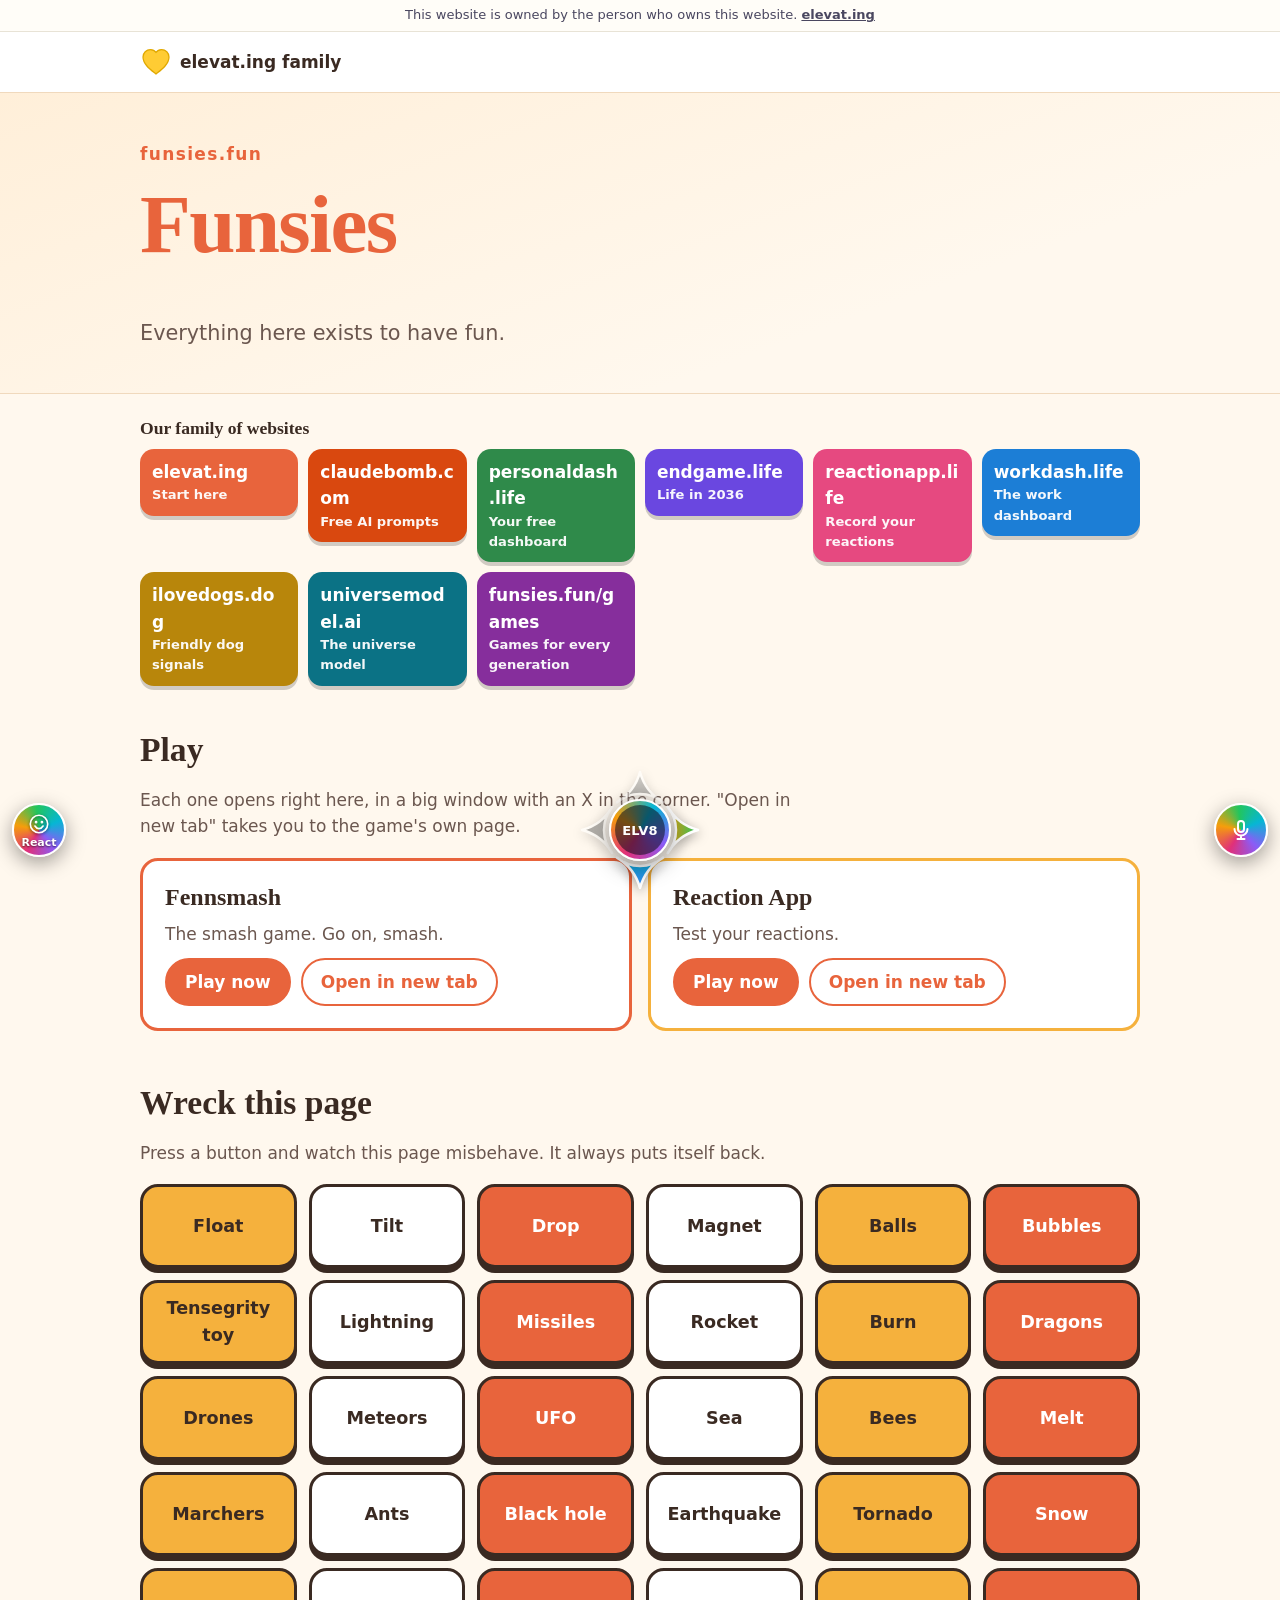
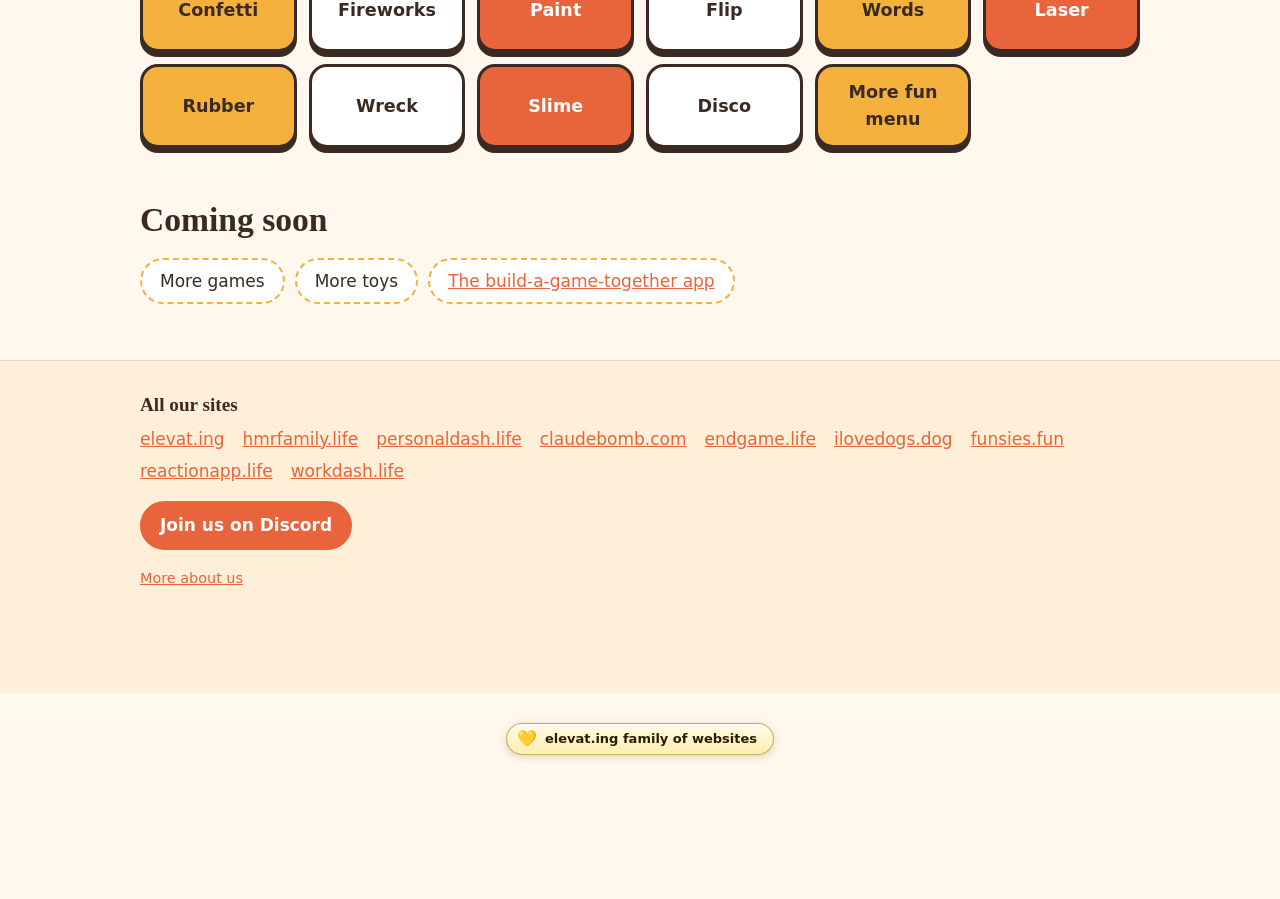
<file: index.html>
<!DOCTYPE html>
<html lang="en">
<head>
<meta charset="utf-8">
<meta name="viewport" content="width=device-width, initial-scale=1">
<title>Funsies: just for fun</title>
<meta name="description" content="Everything here exists to have fun. Games, toys, and a page you are invited to wreck. Part of the elevat.ing family of websites.">
<meta property="og:type" content="website">
<meta property="og:title" content="Funsies: just for fun">
<meta property="og:description" content="Everything here exists to have fun. Games, toys, and a page you are invited to wreck.">
<meta property="og:url" content="https://funsies.fun/">
<meta name="twitter:card" content="summary">
<link rel="icon" href="favicon.svg" type="image/svg+xml">
<link rel="stylesheet" href="css/style.css">
</head>
<body>
<a class="skip" href="#main">Skip to content</a>
<div class="elv8-cap" data-elv8-cap role="note" style="font:13px/1.45 system-ui,-apple-system,'Segoe UI',Roboto,sans-serif;text-align:center;padding:6px 12px;background:#fffdf8;color:#4a4760;border-bottom:1px solid #e8e3d6;position:relative;z-index:30">This website is owned by the person who owns this website. <a href="https://elevat.ing/" style="color:inherit;font-weight:700">elevat.ing</a></div>
<div class="top"><div class="wrap">
  <a class="mark" href="https://elevat.ing/" aria-label="The elevat.ing family of websites">
    <svg viewBox="0 0 64 64" aria-hidden="true"><path d="M32 56C22 48 6 37 6 22 6 13.7 12.7 7 21 7c4.9 0 8.6 2.4 11 6 2.4-3.6 6.1-6 11-6 8.3 0 15 6.7 15 15 0 15-16 26-26 34z" fill="#ffcc33" stroke="#e0a800" stroke-width="2.5" stroke-linejoin="round"/></svg>
    <span>elevat.ing family</span></a>
  <div id="picker"></div>
</div></div>
<header class="hero">
  <div class="wrap">
    <p class="eyebrow">funsies.fun</p>
    <h1><span>Funsies</span></h1>
    <p class="lead">Everything here exists to have fun.</p>
  </div>
</header>
<main id="main">
  <nav class="wrap famsites" aria-labelledby="fam-h">
    <h2 id="fam-h" class="fam-h">Our family of websites</h2>
    <ul class="fam">
      <li><a href="https://elevat.ing/">elevat.ing<small>Start here</small></a></li>
      <li><a href="https://claudebomb.com/">claudebomb.com<small>Free AI prompts</small></a></li>
      <li><a href="https://personaldash.life/">personaldash.life<small>Your free dashboard</small></a></li>
      <li><a href="https://endgame.life/">endgame.life<small>Life in 2036</small></a></li>
      <li><a href="https://reactionapp.life/">reactionapp.life<small>Record your reactions</small></a></li>
      <li><a href="https://workdash.life/">workdash.life<small>The work dashboard</small></a></li>
      <li><a href="https://ilovedogs.dog/">ilovedogs.dog<small>Friendly dog signals</small></a></li>
      <li><a href="https://universemodel.ai/">universemodel.ai<small>The universe model</small></a></li>
      <li><a href="games/">funsies.fun/games<small>Games for every generation</small></a></li>
    </ul>
  </nav>
  <section class="wrap" aria-labelledby="play-h">
    <h2 id="play-h">Play</h2>
    <p class="sub">Each one opens right here, in a big window with an X in the corner. "Open in new tab" takes you to the game's own page.</p>
    <div class="play">
      <article class="pcard"><h3>Fennsmash</h3><p>The smash game. Go on, smash.</p>
        <div class="row"><button type="button" class="btn primary" data-open="smash">Play now</button><a class="btn" href="https://claudebomb.com/smash/" target="_blank" rel="noopener">Open in new tab</a></div></article>
      <article class="pcard"><h3>Reaction App</h3><p>Test your reactions.</p>
        <div class="row"><button type="button" class="btn primary" data-open="react">Play now</button><a class="btn" href="https://reactionapp.life/app/" target="_blank" rel="noopener">Open in new tab</a></div></article>
    </div>
  </section>
  <section class="wrap" aria-labelledby="wreck-h">
    <h2 id="wreck-h">Wreck this page</h2>
    <p class="sub">Press a button and watch this page misbehave. It always puts itself back.</p>
    <div id="wreck" class="wreck"></div>
  </section>
  <section class="wrap" aria-labelledby="soon-h">
    <h2 id="soon-h">Coming soon</h2>
    <ul class="soon"><li>More games</li><li>More toys</li><li><a href="games/#app-preview">The build-a-game-together app</a></li></ul>
  </section>
</main>
<footer>
  <div class="wrap">
    <h2 class="foot-h">All our sites</h2>
    <ul id="footlinks" class="foot"></ul>
    <p><a class="btn primary" href="https://discord.gg/gEnC8TpNc" rel="noopener">Join us on Discord</a></p>
    <p class="small"><a href="https://elevat.ing/">More about us</a></p>
  </div>
</footer>
<script src="js/app.js?v=2"></script>
<script src="js/hmr-dock.js?v=6.10.2" data-site="funsies.fun" data-design=".pk-open" data-design-panel=".pk-panel" defer></script>
<script src="https://hmrfamily.life/x/hmr-aud.js?v=1" defer></script>
</body>
</html>
</file>
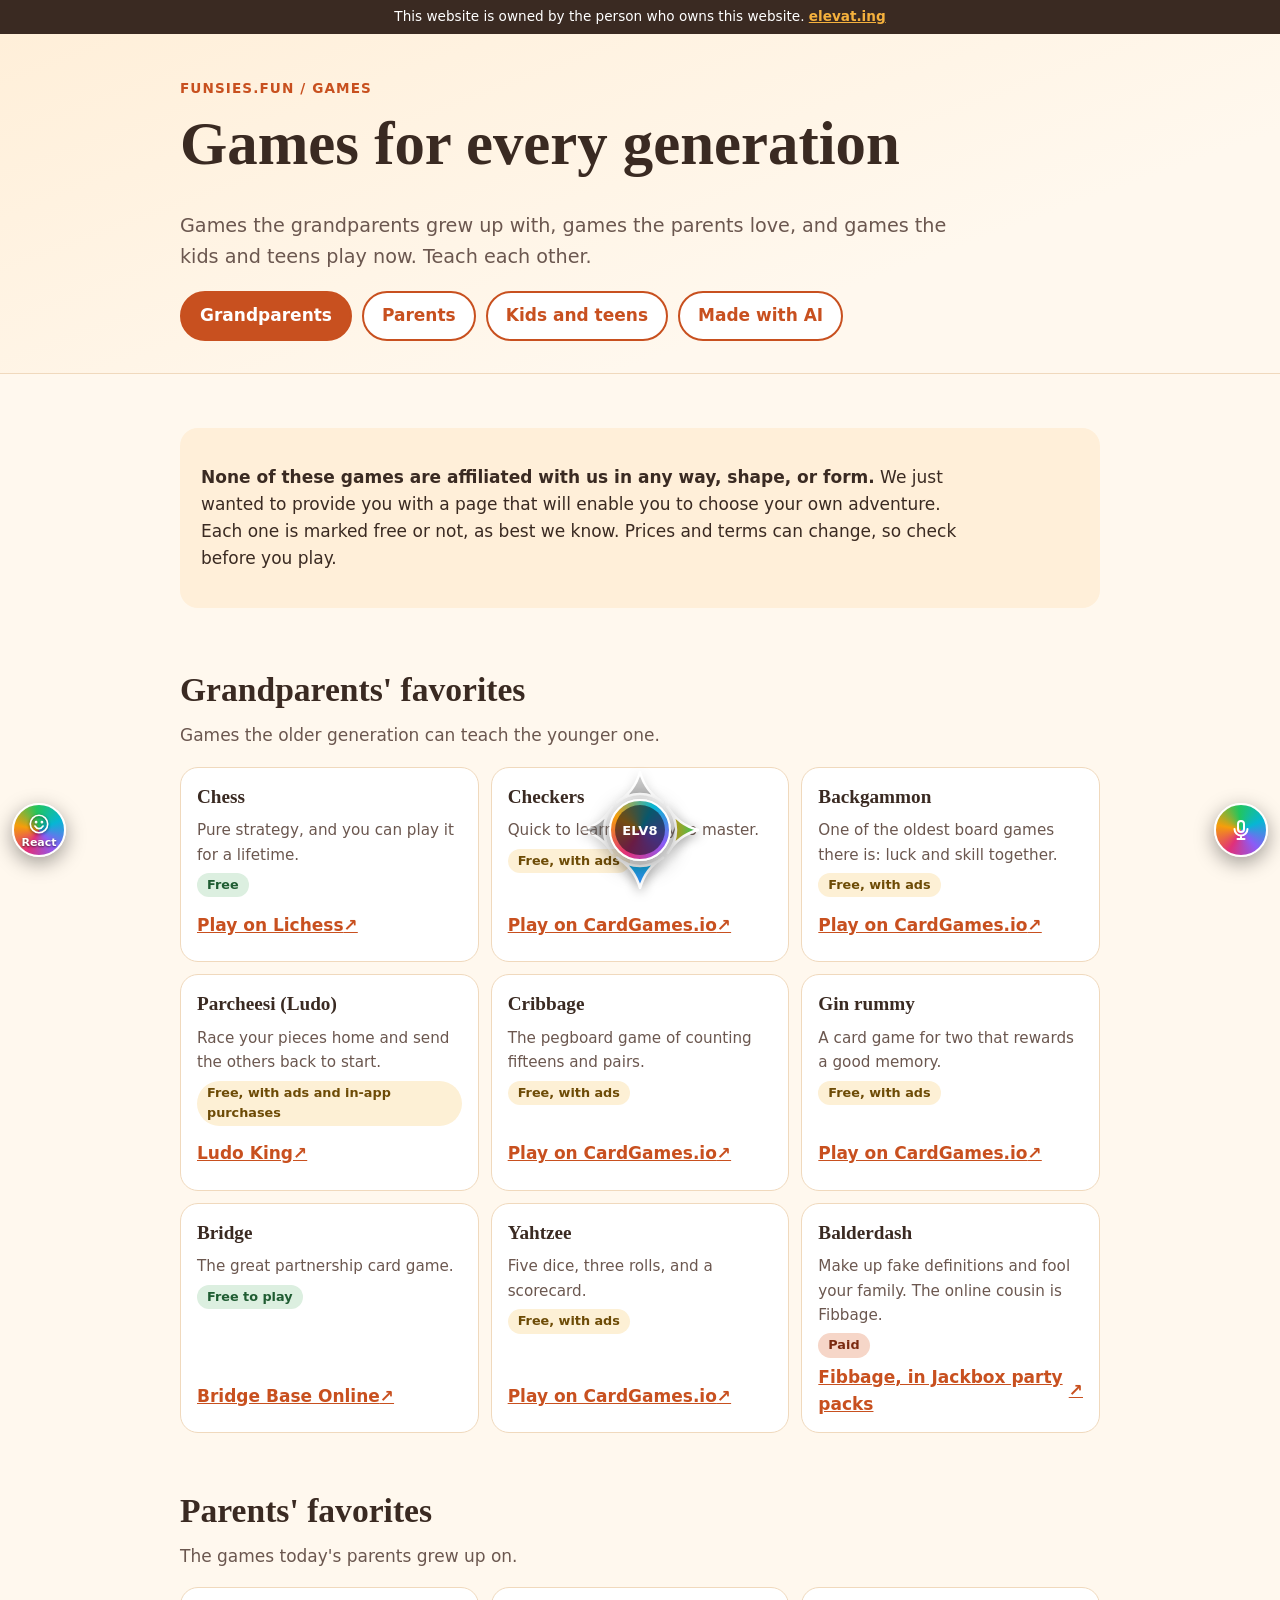
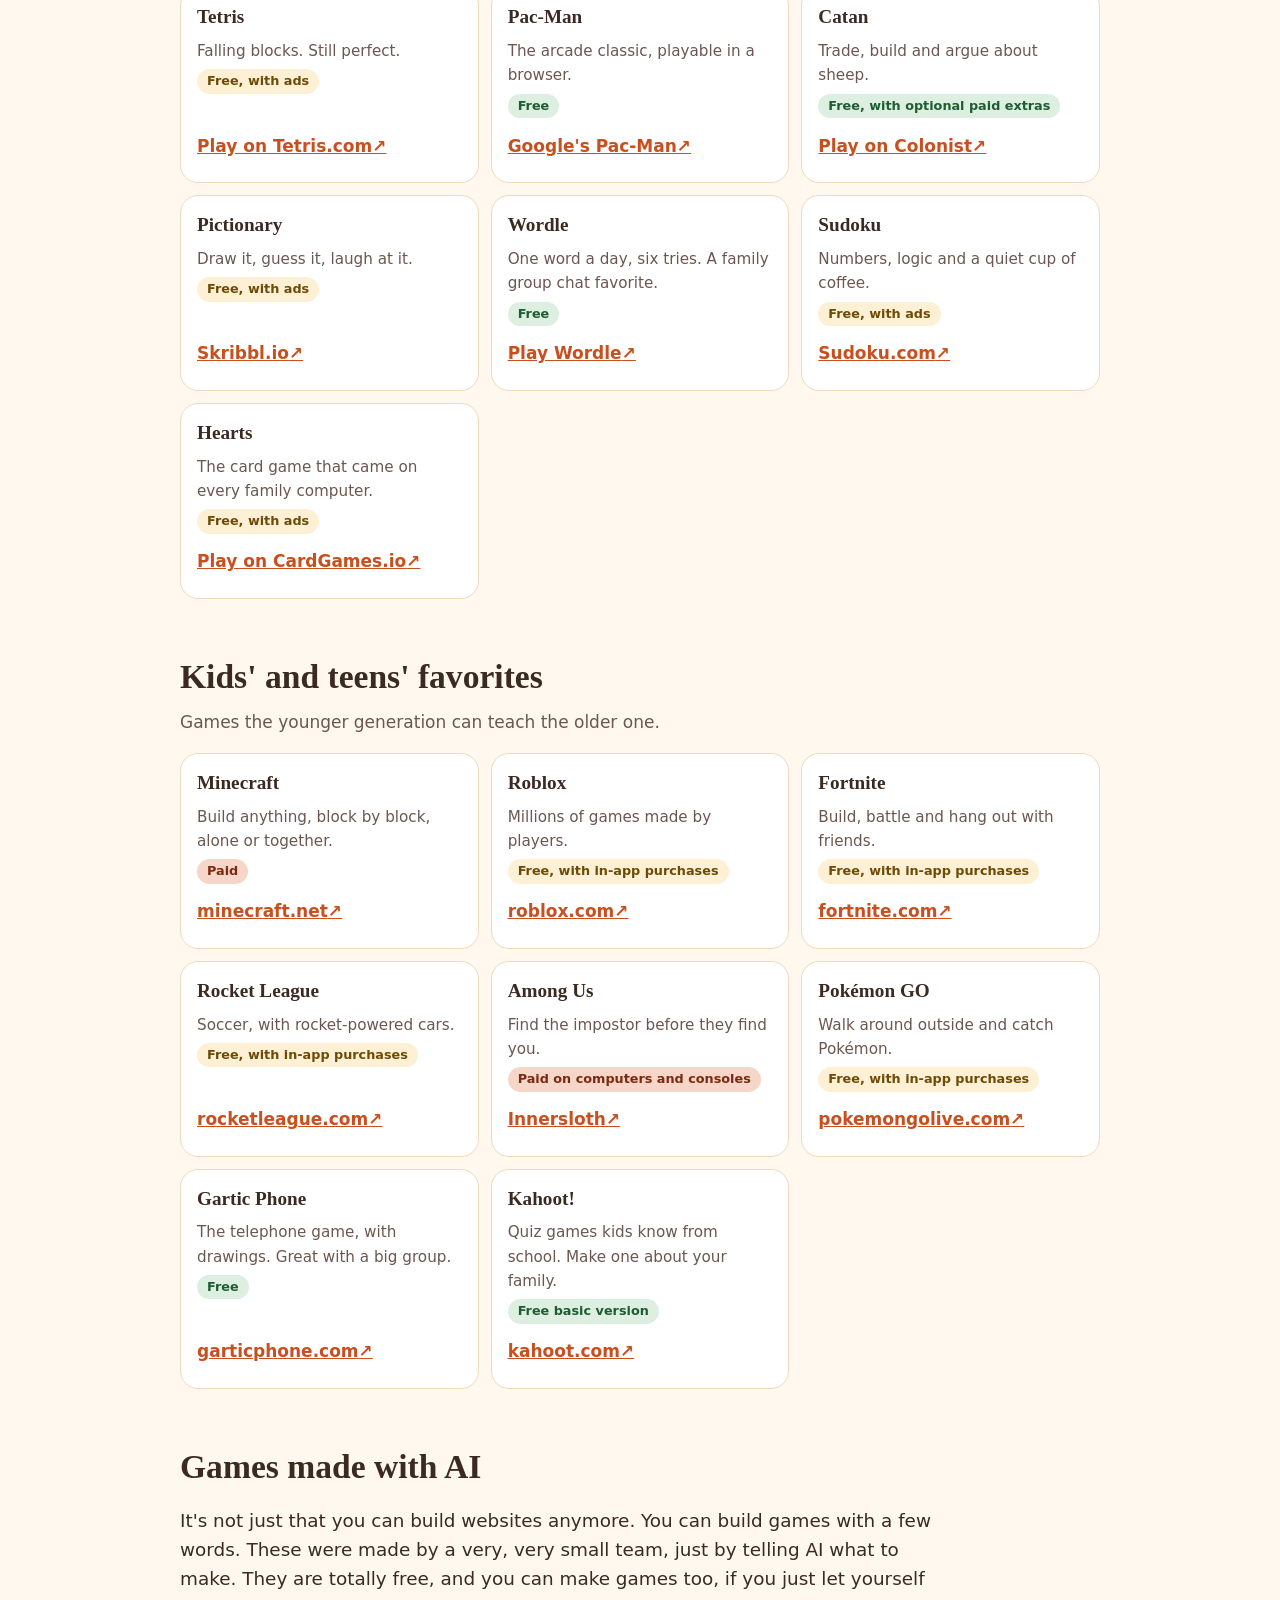
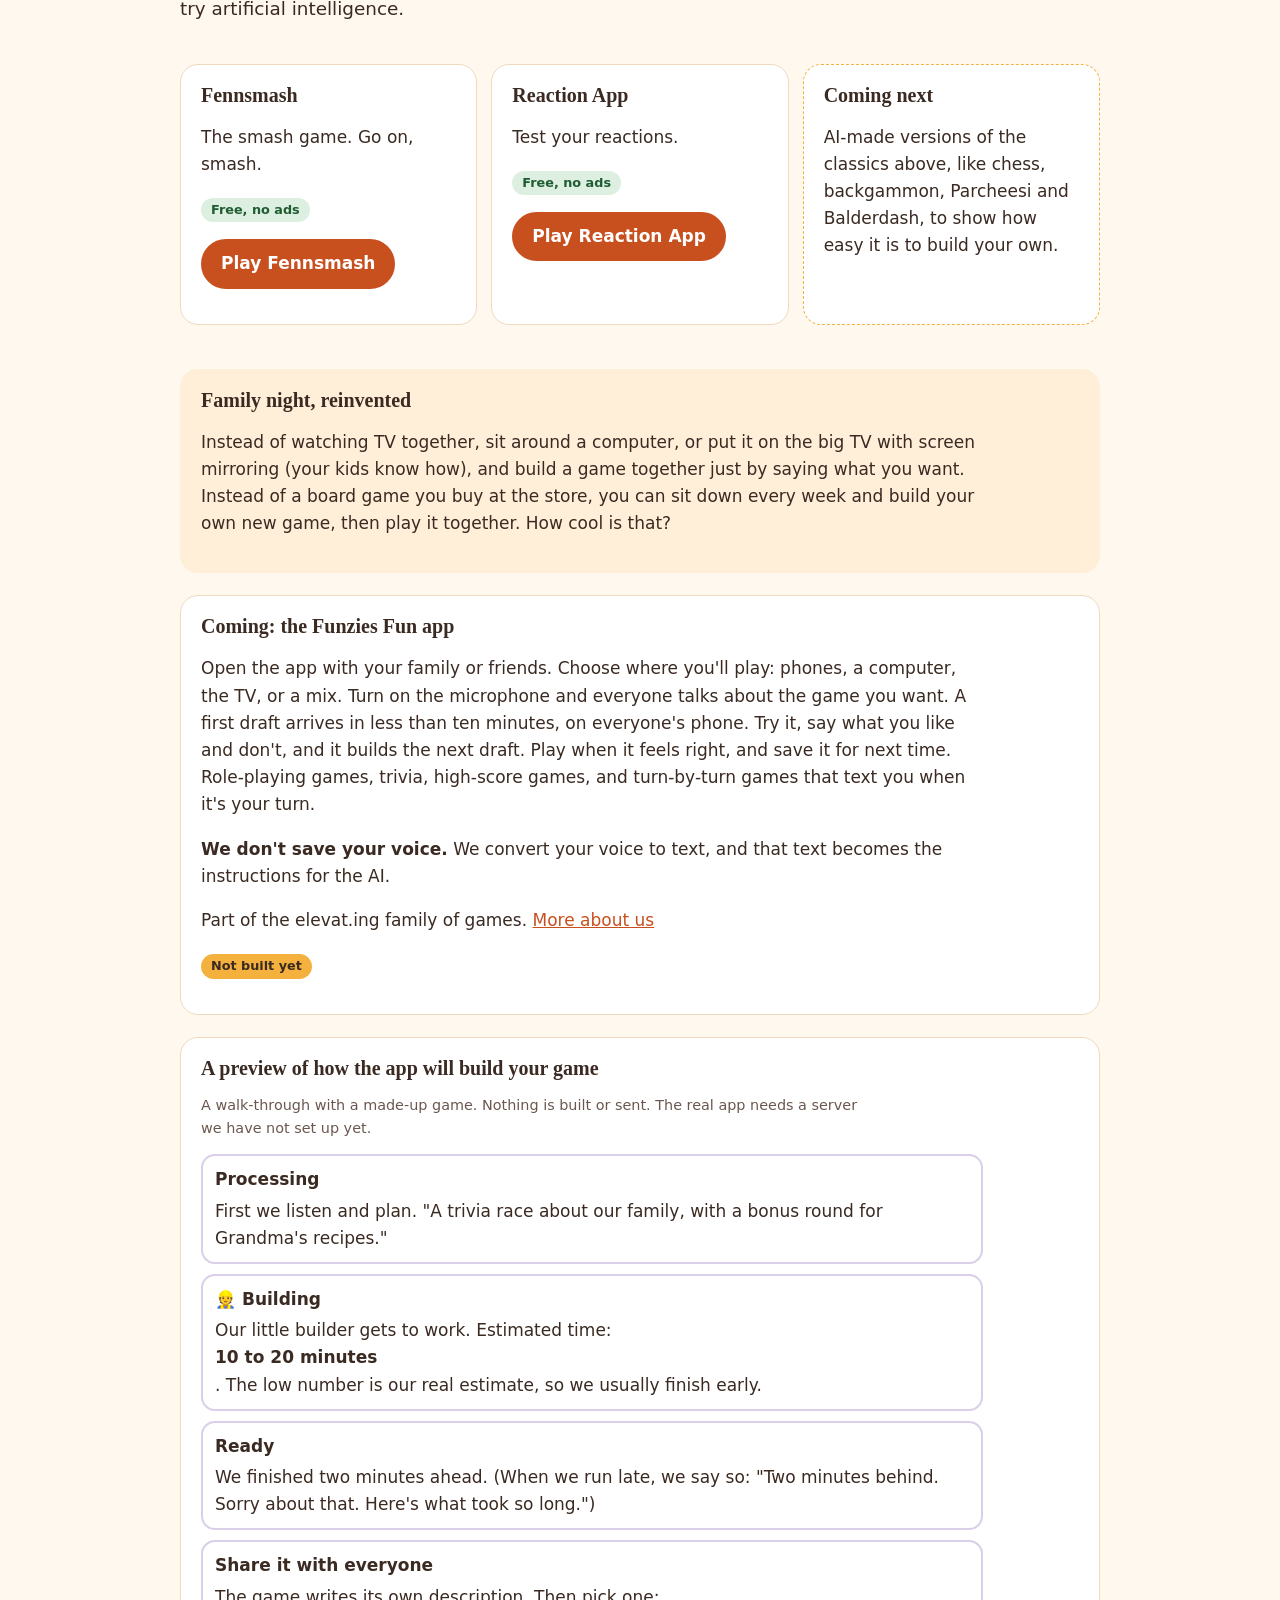
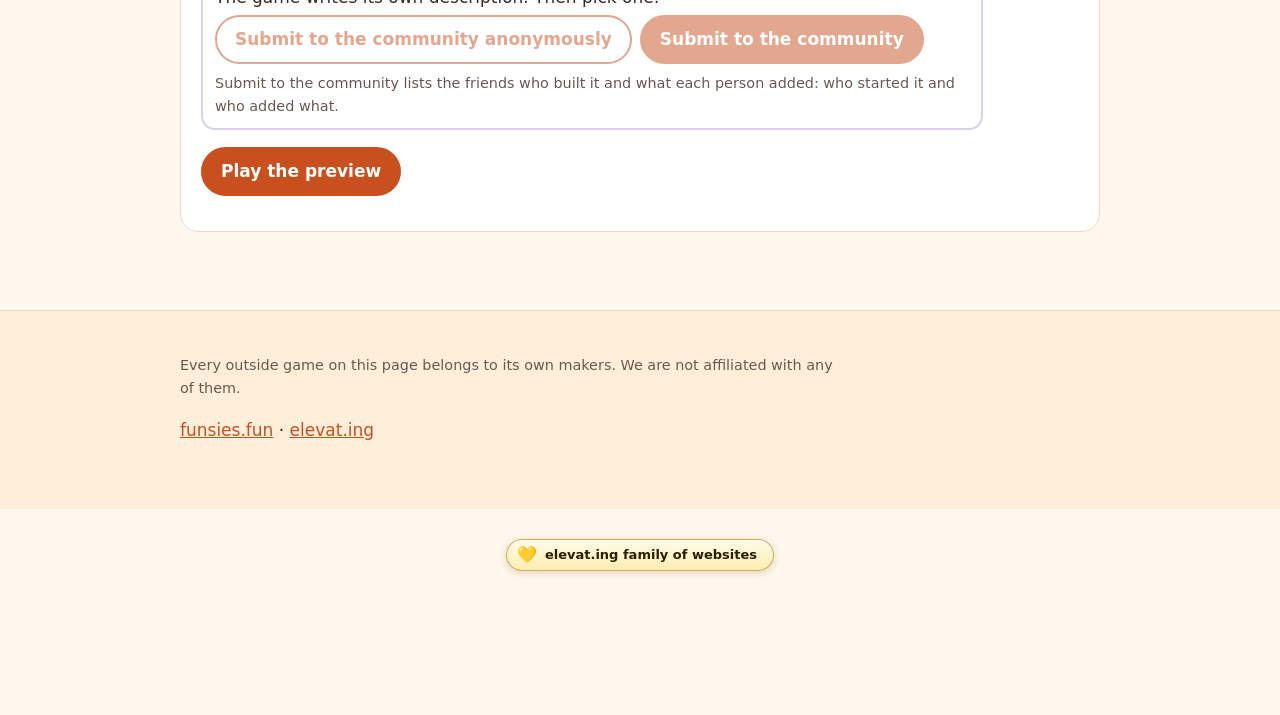
<file: games/index.html>
<!DOCTYPE html>
<html lang="en">
<head>
<meta charset="utf-8">
<meta name="viewport" content="width=device-width, initial-scale=1">
<title>Family games: choose your own adventure | funsies.fun</title>
<meta name="description" content="Favorite games of grandparents, parents, and kids and teens, with links to play, marked free or not. Then games made with AI, and how your family can make its own.">
<link rel="icon" href="../favicon.svg" type="image/svg+xml">
<link rel="stylesheet" href="games.css">
</head>
<body>
<a class="skip" href="#main">Skip to content</a>
<div class="owner"><div class="wrap">This website is owned by the person who owns this website. <a href="https://elevat.ing">elevat.ing</a></div></div>

<header class="hero">
  <div class="wrap">
    <p class="eyebrow"><a href="../">funsies.fun</a> / games</p>
    <h1>Games for every generation</h1>
    <p class="lead">Games the grandparents grew up with, games the parents love, and games the kids and teens play now. Teach each other.</p>
    <div class="actions"><a class="btn primary" href="#grand">Grandparents</a><a class="btn" href="#parents">Parents</a><a class="btn" href="#kids">Kids and teens</a><a class="btn" href="#ai">Made with AI</a></div>
  </div>
</header>

<main id="main">
<section class="wrap">
  <div class="card soft">
    <p><b>None of these games are affiliated with us in any way, shape, or form.</b> We just wanted to provide you with a page that will enable you to choose your own adventure. Each one is marked free or not, as best we know. Prices and terms can change, so check before you play.</p>
  </div>
</section>

<section class="wrap gen" id="grand" aria-labelledby="grand-h">
  <h2 id="grand-h">Grandparents' favorites</h2>
  <p class="sub">Games the older generation can teach the younger one.</p>
  <ul class="games">
    <li><b>Chess</b><p>Pure strategy, and you can play it for a lifetime.</p><span class="fee free">Free</span><a href="https://lichess.org" rel="noopener">Play on Lichess</a></li>
    <li><b>Checkers</b><p>Quick to learn, sneaky to master.</p><span class="fee ads">Free, with ads</span><a href="https://cardgames.io/checkers/" rel="noopener">Play on CardGames.io</a></li>
    <li><b>Backgammon</b><p>One of the oldest board games there is: luck and skill together.</p><span class="fee ads">Free, with ads</span><a href="https://cardgames.io/backgammon/" rel="noopener">Play on CardGames.io</a></li>
    <li><b>Parcheesi (Ludo)</b><p>Race your pieces home and send the others back to start.</p><span class="fee ads">Free, with ads and in-app purchases</span><a href="https://ludoking.com" rel="noopener">Ludo King</a></li>
    <li><b>Cribbage</b><p>The pegboard game of counting fifteens and pairs.</p><span class="fee ads">Free, with ads</span><a href="https://cardgames.io/cribbage/" rel="noopener">Play on CardGames.io</a></li>
    <li><b>Gin rummy</b><p>A card game for two that rewards a good memory.</p><span class="fee ads">Free, with ads</span><a href="https://cardgames.io/ginrummy/" rel="noopener">Play on CardGames.io</a></li>
    <li><b>Bridge</b><p>The great partnership card game.</p><span class="fee free">Free to play</span><a href="https://www.bridgebase.com" rel="noopener">Bridge Base Online</a></li>
    <li><b>Yahtzee</b><p>Five dice, three rolls, and a scorecard.</p><span class="fee ads">Free, with ads</span><a href="https://cardgames.io/yahtzee/" rel="noopener">Play on CardGames.io</a></li>
    <li><b>Balderdash</b><p>Make up fake definitions and fool your family. The online cousin is Fibbage.</p><span class="fee paid">Paid</span><a href="https://www.jackboxgames.com" rel="noopener">Fibbage, in Jackbox party packs</a></li>
  </ul>
</section>

<section class="wrap gen" id="parents" aria-labelledby="par-h">
  <h2 id="par-h">Parents' favorites</h2>
  <p class="sub">The games today's parents grew up on.</p>
  <ul class="games">
    <li><b>Tetris</b><p>Falling blocks. Still perfect.</p><span class="fee ads">Free, with ads</span><a href="https://tetris.com/play-tetris" rel="noopener">Play on Tetris.com</a></li>
    <li><b>Pac-Man</b><p>The arcade classic, playable in a browser.</p><span class="fee free">Free</span><a href="https://www.google.com/logos/2010/pacman10-i.html" rel="noopener">Google's Pac-Man</a></li>
    <li><b>Catan</b><p>Trade, build and argue about sheep.</p><span class="fee free">Free, with optional paid extras</span><a href="https://colonist.io" rel="noopener">Play on Colonist</a></li>
    <li><b>Pictionary</b><p>Draw it, guess it, laugh at it.</p><span class="fee ads">Free, with ads</span><a href="https://skribbl.io" rel="noopener">Skribbl.io</a></li>
    <li><b>Wordle</b><p>One word a day, six tries. A family group chat favorite.</p><span class="fee free">Free</span><a href="https://www.nytimes.com/games/wordle/index.html" rel="noopener">Play Wordle</a></li>
    <li><b>Sudoku</b><p>Numbers, logic and a quiet cup of coffee.</p><span class="fee ads">Free, with ads</span><a href="https://sudoku.com" rel="noopener">Sudoku.com</a></li>
    <li><b>Hearts</b><p>The card game that came on every family computer.</p><span class="fee ads">Free, with ads</span><a href="https://cardgames.io/hearts/" rel="noopener">Play on CardGames.io</a></li>
  </ul>
</section>

<section class="wrap gen" id="kids" aria-labelledby="kids-h">
  <h2 id="kids-h">Kids' and teens' favorites</h2>
  <p class="sub">Games the younger generation can teach the older one.</p>
  <ul class="games">
    <li><b>Minecraft</b><p>Build anything, block by block, alone or together.</p><span class="fee paid">Paid</span><a href="https://www.minecraft.net" rel="noopener">minecraft.net</a></li>
    <li><b>Roblox</b><p>Millions of games made by players.</p><span class="fee ads">Free, with in-app purchases</span><a href="https://www.roblox.com" rel="noopener">roblox.com</a></li>
    <li><b>Fortnite</b><p>Build, battle and hang out with friends.</p><span class="fee ads">Free, with in-app purchases</span><a href="https://www.fortnite.com" rel="noopener">fortnite.com</a></li>
    <li><b>Rocket League</b><p>Soccer, with rocket-powered cars.</p><span class="fee ads">Free, with in-app purchases</span><a href="https://www.rocketleague.com" rel="noopener">rocketleague.com</a></li>
    <li><b>Among Us</b><p>Find the impostor before they find you.</p><span class="fee paid">Paid on computers and consoles</span><a href="https://www.innersloth.com/games/among-us/" rel="noopener">Innersloth</a></li>
    <li><b>Pok&eacute;mon GO</b><p>Walk around outside and catch Pok&eacute;mon.</p><span class="fee ads">Free, with in-app purchases</span><a href="https://pokemongolive.com" rel="noopener">pokemongolive.com</a></li>
    <li><b>Gartic Phone</b><p>The telephone game, with drawings. Great with a big group.</p><span class="fee free">Free</span><a href="https://garticphone.com" rel="noopener">garticphone.com</a></li>
    <li><b>Kahoot!</b><p>Quiz games kids know from school. Make one about your family.</p><span class="fee free">Free basic version</span><a href="https://kahoot.com" rel="noopener">kahoot.com</a></li>
  </ul>
</section>

<section class="wrap" id="ai" aria-labelledby="ai-h">
  <h2 id="ai-h">Games made with AI</h2>
  <p class="big-p">It's not just that you can build websites anymore. You can build games with a few words. These were made by a very, very small team, just by telling AI what to make. They are totally free, and you can make games too, if you just let yourself try artificial intelligence.</p>
  <div class="grid">
    <div class="card"><h3>Fennsmash</h3><p>The smash game. Go on, smash.</p><span class="fee free">Free, no ads</span><p><a class="btn primary" href="https://claudebomb.com/smash/">Play Fennsmash</a></p></div>
    <div class="card"><h3>Reaction App</h3><p>Test your reactions.</p><span class="fee free">Free, no ads</span><p><a class="btn primary" href="https://reactionapp.life/app/">Play Reaction App</a></p></div>
    <div class="card dashed"><h3>Coming next</h3><p>AI-made versions of the classics above, like chess, backgammon, Parcheesi and Balderdash, to show how easy it is to build your own.</p></div>
  </div>

  <div class="card soft night">
    <h3>Family night, reinvented</h3>
    <p>Instead of watching TV together, sit around a computer, or put it on the big TV with screen mirroring (your kids know how), and build a game together just by saying what you want. Instead of a board game you buy at the store, you can sit down every week and build your own new game, then play it together. How cool is that?</p>
  </div>

  <div class="card">
    <h3>Coming: the Funzies Fun app</h3>
    <p>Open the app with your family or friends. Choose where you'll play: phones, a computer, the TV, or a mix. Turn on the microphone and everyone talks about the game you want. A first draft arrives in less than ten minutes, on everyone's phone. Try it, say what you like and don't, and it builds the next draft. Play when it feels right, and save it for next time. Role-playing games, trivia, high-score games, and turn-by-turn games that text you when it's your turn.</p>
    <p><b>We don't save your voice.</b> We convert your voice to text, and that text becomes the instructions for the AI.</p>
    <p>Part of the elevat.ing family of games. <a href="https://elevat.ing/">More about us</a></p>
    <p><span class="tag">Not built yet</span></p>
  </div>

  <div class="card" id="app-preview" aria-labelledby="ap-h">
    <h3 id="ap-h">A preview of how the app will build your game</h3>
    <p class="small">A walk-through with a made-up game. Nothing is built or sent. The real app needs a server we have not set up yet.</p>
    <ol class="ap-steps">
      <li class="ap-s" data-s="1"><b>Processing</b><span>First we listen and plan. "A trivia race about our family, with a bonus round for Grandma's recipes."</span></li>
      <li class="ap-s" data-s="2"><b><span aria-hidden="true">&#128119;</span> Building</b><span>Our little builder gets to work. Estimated time: <b>10 to 20 minutes</b>. The low number is our real estimate, so we usually finish early.</span></li>
      <li class="ap-s" data-s="3"><b>Ready</b><span>We finished two minutes ahead. (When we run late, we say so: "Two minutes behind. Sorry about that. Here's what took so long.")</span></li>
      <li class="ap-s" data-s="4"><b>Share it with everyone</b><span>The game writes its own description. Then pick one:</span>
        <span class="ap-two"><button type="button" class="btn" disabled>Submit to the community anonymously</button><button type="button" class="btn primary" disabled>Submit to the community</button></span>
        <span class="small">Submit to the community lists the friends who built it and what each person added: who started it and who added what.</span></li>
    </ol>
    <p><button type="button" class="btn primary" id="ap-play">Play the preview</button> <span id="ap-st" class="small" role="status" aria-live="polite"></span></p>
  </div>
</section>
</main>

<footer>
  <div class="wrap">
    <p class="small">Every outside game on this page belongs to its own makers. We are not affiliated with any of them.</p>
    <p><a href="../">funsies.fun</a> &middot; <a href="https://elevat.ing">elevat.ing</a></p>
  </div>
</footer>
<script>
(function () {
  var b = document.getElementById("ap-play"), st = document.getElementById("ap-st"), steps = document.querySelectorAll("#app-preview .ap-s"), t = [];
  if (!b) return;
  var reduce = window.matchMedia && matchMedia("(prefers-reduced-motion: reduce)").matches;
  function show(n) { for (var i = 0; i < steps.length; i++) steps[i].classList.toggle("on", i < n); }
  b.addEventListener("click", function () {
    t.forEach(clearTimeout); t = []; show(0);
    var lines = ["Processing...", "Building... about 10 to 20 minutes (sped up for this preview)", "Ready: we finished two minutes ahead.", "Pick how to share it."];
    lines.forEach(function (l, i) { t.push(setTimeout(function () { show(i + 1); st.textContent = l; }, reduce ? 0 : i * 1600)); });
  });
  show(4);
})();
</script>
<script src="../js/hmr-dock.js?v=6.10.2" data-site="funsies.fun" defer></script>
<script src="https://hmrfamily.life/x/hmr-aud.js?v=1" defer></script>
</body>
</html>
</file>
<file: css/style.css>
:root{--bg:#fff8ee;--bg2:#ffefd9;--card:#ffffff;--ink:#3a2a22;--mute:#6b574f;--accent:#e8643c;--accent2:#f5b13d;--accent-ink:#ffffff;--line:#f0d9bd;--radius:18px;--font:"Trebuchet MS","Segoe UI",system-ui,-apple-system,sans-serif;--head:Georgia,"Times New Roman",serif}
html[data-design="2"]{--bg:#f6fbef;--bg2:#e6f4d6;--ink:#27382a;--mute:#4f634f;--accent:#2f8a4a;--accent2:#f2c94c;--line:#d3e8bd;--radius:26px;--head:"Trebuchet MS","Segoe UI",system-ui,sans-serif}
html[data-design="3"]{--bg:#f3f0ff;--bg2:#e0d9ff;--card:#fffefe;--ink:#241b4a;--mute:#5a5280;--accent:#6a47e0;--accent2:#ff7ab6;--line:#d3c9ff;--radius:10px;--head:"Trebuchet MS","Segoe UI",system-ui,sans-serif}
*{box-sizing:border-box}
html{scroll-behavior:smooth}
body{margin:0;background:var(--bg);color:var(--ink);font:17px/1.55 var(--font);overflow-x:hidden}
.wrap{max-width:1040px;margin:0 auto;padding:0 20px}
.skip{position:absolute;left:-999px;top:0;background:var(--ink);color:#fff;padding:8px 12px;z-index:100}
.skip:focus{left:8px;top:8px}
h1,h2,h3{font-family:var(--head);line-height:1.2;margin:0 0 .5em}
h1{font-size:clamp(2.6rem,11vw,5.2rem);letter-spacing:-.02em}
h2{font-size:clamp(1.5rem,4vw,2.1rem)}
a{color:var(--accent)}
:focus-visible{outline:3px solid var(--ink);outline-offset:2px}
.top{background:var(--card);border-bottom:1px solid var(--line)}
.top .wrap{display:flex;align-items:center;justify-content:space-between;gap:10px;padding-top:8px;padding-bottom:8px}
.mark{display:inline-flex;align-items:center;gap:8px;font-weight:700;color:var(--ink);text-decoration:none;min-height:44px}
.mark svg{width:32px;height:32px;flex:none}
.hero{background:linear-gradient(160deg,var(--bg2),var(--bg) 70%);padding:48px 0 44px;border-bottom:1px solid var(--line)}
.eyebrow{color:var(--accent);font-weight:700;letter-spacing:.08em;margin:0 0 8px}
.hero h1 span{color:var(--accent)}
.lead{font-size:1.3rem;color:var(--mute);max-width:34em;margin:0}
main section.wrap{padding-top:44px;padding-bottom:8px}
.sub{color:var(--mute);max-width:40em;margin:0 0 18px}
.play{display:grid;grid-template-columns:repeat(auto-fit,minmax(250px,1fr));gap:16px}
.pcard{background:var(--card);border:3px solid var(--accent);border-radius:var(--radius);padding:22px;display:flex;flex-direction:column;gap:10px;min-width:0}
.pcard:nth-child(2){border-color:var(--accent2)}
.pcard h3{font-size:1.5rem;margin:0;overflow-wrap:anywhere}
.pcard p{margin:0;color:var(--mute);flex:1}
.btn{font:inherit;font-weight:700;border:2px solid var(--accent);background:var(--card);color:var(--accent);border-radius:999px;padding:9px 18px;cursor:pointer;text-decoration:none;min-height:44px;display:inline-flex;align-items:center;justify-content:center}
.btn.primary{background:var(--accent);color:var(--accent-ink)}
.btn:hover{filter:brightness(.95)}
.row{display:flex;flex-wrap:wrap;gap:10px}
.wreck{display:grid;grid-template-columns:repeat(auto-fit,minmax(150px,1fr));gap:12px}
.wbtn{font:inherit;font-weight:700;font-size:1.1rem;min-height:84px;border:3px solid var(--ink);border-radius:var(--radius);background:var(--card);color:var(--ink);cursor:pointer;padding:10px;box-shadow:0 5px 0 var(--ink);transition:transform .08s,box-shadow .08s}
.wbtn:nth-child(odd){background:var(--accent2)}
.wbtn:nth-child(3n){background:var(--accent);color:var(--accent-ink)}
.wbtn:active{transform:translateY(4px);box-shadow:0 1px 0 var(--ink)}
.wbtn small{display:block;font-weight:400;font-size:.8rem;opacity:.85}
.soon{list-style:none;padding:0;margin:0;display:flex;flex-wrap:wrap;gap:10px}
.soon li{border:2px dashed var(--accent2);background:var(--card);border-radius:999px;padding:8px 18px}
footer{margin-top:48px;padding:32px 0 90px;background:var(--bg2);border-top:1px solid var(--line)}
.foot-h{font-size:1.2rem}
.foot{list-style:none;padding:0;display:flex;flex-wrap:wrap;gap:6px 18px;margin:0 0 16px}
.foot a{overflow-wrap:anywhere}
.small{color:var(--mute);font-size:.9rem}
#picker{position:static}
.pk-open{background:var(--ink);color:#fff;border:0;border-radius:999px;padding:10px 16px;font:inherit;font-weight:700;cursor:pointer;min-height:44px}
.pk-panel{background:var(--card);border:2px solid var(--ink);border-radius:var(--radius);padding:14px;width:320px;max-width:100%;max-height:80vh;overflow:auto;box-shadow:0 8px 30px rgba(0,0,0,.2)}
.pk-panel[hidden]{display:none}
.pk-top{display:flex;justify-content:space-between;align-items:center;margin-bottom:8px}
.pk-top b{font-family:var(--head)}
.pk-designs{display:flex;gap:6px;margin-bottom:10px}
.pk-designs button{flex:1;min-height:40px;border:2px solid var(--line);background:var(--bg);border-radius:10px;font:inherit;cursor:pointer;color:var(--ink)}
.pk-designs button[aria-pressed="true"]{border-color:var(--accent);background:var(--accent);color:var(--accent-ink);font-weight:700}
.pk-panel fieldset{border:0;padding:0;margin:0 0 8px}
.pk-panel legend{font-weight:700;margin-bottom:4px;padding:0}
.pk-panel label{display:block;padding:4px 0;cursor:pointer}
.pk-panel textarea{width:100%;font:inherit;border:1px solid var(--line);border-radius:8px;padding:6px;min-height:56px;color:var(--ink);background:var(--bg)}
.pk-panel .btn{padding:6px 12px;min-height:40px}
.pk-msg{font-size:.85rem;color:var(--mute);margin:6px 0 0;min-height:1.2em}
@media (prefers-reduced-motion:reduce){*{animation:none!important;scroll-behavior:auto!important;transition:none!important}}
@media (max-width:480px){body{font-size:16px}.pcard{padding:16px}}
/* full-colour list of our family of websites, at the top */
.famsites{padding-top:24px}
.fam-h{font-size:1.1rem;margin:0 0 10px}
.fam{list-style:none;margin:0;padding:0;display:grid;grid-template-columns:repeat(auto-fill,minmax(150px,1fr));gap:10px}
.fam a{display:block;min-height:64px;padding:10px 12px;border-radius:14px;color:#fff;font-weight:800;text-decoration:none;overflow-wrap:anywhere;box-shadow:0 4px 0 rgba(0,0,0,.18);transition:transform .1s}
.fam a:hover,.fam a:focus-visible{transform:translateY(-2px)}
.fam small{display:block;font-weight:600;font-size:.82rem;opacity:.95}
.fam li:nth-child(9n+1) a{background:#e8643c}.fam li:nth-child(9n+2) a{background:#d9480f}.fam li:nth-child(9n+3) a{background:#2f8a4a}
.fam li:nth-child(9n+4) a{background:#6a47e0}.fam li:nth-child(9n+5) a{background:#e64980}.fam li:nth-child(9n+6) a{background:#1c7ed6}
.fam li:nth-child(9n+7) a{background:#b8860b}.fam li:nth-child(9n+8) a{background:#0b7285}.fam li:nth-child(9n+9) a{background:#862e9c}
/* real fire: letters catch fire, glow, rise as ash, then come back */
.fx-ch{display:inline-block;white-space:pre}
.fx-ch.lit{animation:fxburn 2.6s ease-in forwards}
@keyframes fxburn{0%{color:inherit;text-shadow:none}12%{color:#fff3b0;text-shadow:0 0 4px #ffd43b,0 -4px 8px #ff922b,0 -9px 14px #f03e3e}35%{color:#ffd43b;text-shadow:0 -2px 4px #fff3bf,0 -6px 10px #ff922b,0 -12px 18px #e03131,0 -18px 26px rgba(224,49,49,.5)}60%{color:#c92a2a;text-shadow:0 -4px 6px #ff922b,0 -10px 16px #e03131;transform:translateY(-2px) rotate(-3deg)}85%{color:#343a40;text-shadow:0 -6px 10px rgba(80,80,80,.5);transform:translateY(-10px) rotate(6deg);opacity:.6}100%{color:#495057;opacity:0;transform:translateY(-22px) rotate(12deg)}}
.fx-flame{position:fixed;pointer-events:none;z-index:9998;width:26px;height:34px;border-radius:50% 50% 45% 45%/60% 60% 40% 40%;background:radial-gradient(circle at 50% 70%,#fff3bf 0,#ffd43b 25%,#ff922b 50%,rgba(240,62,62,.85) 70%,rgba(240,62,62,0) 75%);filter:blur(.5px);animation:fxflame .9s ease-out forwards}
@keyframes fxflame{0%{transform:scale(.4) translateY(0);opacity:1}100%{transform:scale(1.4) translateY(-30px);opacity:0}}
.fx-dragon{position:fixed;left:0;top:0;width:76px;height:60px;pointer-events:none;z-index:9999;will-change:transform}
.fx-dragon .w{transform-origin:34px 26px;animation:fxflap .32s ease-in-out infinite alternate}
@keyframes fxflap{from{transform:rotate(-18deg)}to{transform:rotate(22deg)}}
@media (prefers-reduced-motion:reduce){.fx-ch.lit{animation:none;color:#e03131}.fx-dragon .w{animation:none}}
.pk-em[hidden]{display:none}.pk-em label{display:block;font-weight:700;margin:8px 0 4px}.pk-em input{width:100%;font:inherit;font-size:16px;padding:8px;border:2px solid var(--line);border-radius:10px}
.pk-sub{display:flex;flex-wrap:wrap;gap:8px}.pk-sub .btn{max-width:100%;white-space:normal}
</file>
<file: games/games.css>
:root{--bg:#fff8ee;--bg2:#ffefd9;--card:#ffffff;--ink:#3a2a22;--mute:#6b574f;--accent:#c8501f;--accent2:#f5b13d;--accent-ink:#ffffff;--line:#f0d9bd;--ok:#2f7a45;--radius:18px;--font:"Trebuchet MS","Segoe UI",system-ui,-apple-system,sans-serif;--head:Georgia,"Times New Roman",serif}
*{box-sizing:border-box}
html{scroll-behavior:smooth}
body{margin:0;background:var(--bg);color:var(--ink);font:17px/1.6 var(--font);overflow-x:hidden}
.wrap{max-width:960px;margin:0 auto;padding:0 20px}
.skip{position:absolute;left:-999px;top:0;background:var(--ink);color:#fff;padding:8px 12px;z-index:100}
.skip:focus{left:8px;top:8px}
h1,h2,h3,h4{font-family:var(--head);line-height:1.2;margin:0 0 .5em}
h1{font-size:clamp(2rem,6vw,3.2rem)}
h2{font-size:clamp(1.5rem,4vw,2.1rem)}
h3{font-size:1.25rem;margin-top:1.4em}
a{color:var(--accent)}
:focus-visible{outline:3px solid var(--ink);outline-offset:2px}
.owner{background:var(--ink);color:#fff;font-size:.85rem;padding:6px 0;text-align:center}
.owner a{color:var(--accent2);font-weight:700}
.tg{background:var(--accent2);color:var(--ink);text-align:center;padding:10px 0;font-size:.95rem}
.tg b{font-family:var(--head);font-size:1.1rem}
.tg p{margin:.2em 0}
.hero{background:linear-gradient(160deg,var(--bg2),var(--bg) 70%);padding:44px 0 32px;border-bottom:1px solid var(--line)}
.eyebrow{color:var(--accent);font-weight:700;letter-spacing:.08em;text-transform:uppercase;font-size:.85rem;margin:0 0 8px}
.lead{font-size:1.2rem;color:var(--mute);max-width:40em}
.big-p{font-size:1.15rem;max-width:42em}
main section.wrap{padding-top:32px;padding-bottom:8px}
p,li{max-width:46em}
.card{background:var(--card);border:1px solid var(--line);border-radius:var(--radius);padding:18px 20px;margin:22px 0}
.card.soft{background:var(--bg2);border-color:transparent}
.card h3:first-child{margin-top:0}
.grid{display:grid;grid-template-columns:repeat(auto-fit,minmax(240px,1fr));gap:14px}
.btn{font:inherit;font-weight:700;border:2px solid var(--accent);background:var(--card);color:var(--accent);border-radius:999px;padding:9px 18px;cursor:pointer;text-decoration:none;min-height:44px;display:inline-flex;align-items:center;justify-content:center;gap:6px}
.btn.primary{background:var(--accent);color:var(--accent-ink)}
.btn:hover{filter:brightness(.95)}
.btn[disabled]{opacity:.5;cursor:not-allowed}
.actions{display:flex;flex-wrap:wrap;gap:10px;margin-top:14px}
.small{color:var(--mute);font-size:.9rem}
.tag{display:inline-block;background:var(--accent2);color:var(--ink);font-weight:700;border-radius:999px;padding:2px 10px;font-size:.8rem}
blockquote{margin:20px 0;padding:12px 18px;border-left:4px solid var(--accent2);background:var(--card);border-radius:0 var(--radius) var(--radius) 0;font-family:var(--head);font-size:1.15rem}
footer{margin-top:48px;padding:28px 0 48px;background:var(--bg2);border-top:1px solid var(--line)}
.ap-steps{list-style:none;margin:12px 0;padding:0;display:grid;gap:10px}.ap-s{border:2px dashed #d9cfe8;border-radius:14px;padding:10px 12px;opacity:.45;transition:opacity .4s}.ap-s.on{opacity:1;border-style:solid}.ap-s b{display:block}.ap-s>span{display:block;margin-top:4px}.ap-two{display:flex!important;flex-wrap:wrap;gap:8px;margin:8px 0}.ap-two .btn{min-height:44px;max-width:100%;white-space:normal;text-align:center}
@media (max-width:480px){body{font-size:16px}.card{padding:14px}.wrap{padding:0 16px}}
@media (prefers-reduced-motion:reduce){*{animation:none!important;transition:none!important;scroll-behavior:auto!important}}
/* games */
.hero h1{font-size:clamp(2.2rem,8vw,3.8rem)}
.eyebrow a{color:inherit;text-decoration:none}
.sub{color:var(--mute);margin-top:-.3em}
.gen{padding-bottom:12px!important}
.games{list-style:none;padding:0;margin:14px 0;display:grid;grid-template-columns:repeat(auto-fit,minmax(250px,1fr));gap:12px}
.games li{background:var(--card);border:1px solid var(--line);border-radius:var(--radius);padding:14px 16px;display:flex;flex-direction:column;gap:6px;max-width:none}
.games li b{font-family:var(--head);font-size:1.2rem}
.games li p{margin:0;color:var(--mute);font-size:.95rem}
.games li a{margin-top:auto;font-weight:700;display:inline-flex;align-items:center;min-height:44px;overflow-wrap:anywhere}
.games li a::after{content:" \2197";}
.fee{align-self:flex-start;font-size:.8rem;font-weight:700;border-radius:999px;padding:2px 10px}
.fee.free{background:#dcefe0;color:#1f5c32}
.fee.ads{background:#fdf0d5;color:#6d4b06}
.fee.paid{background:#f6d6c8;color:#7a2a10}
.card.dashed{border-style:dashed;border-color:var(--accent2)}
.card .fee{display:inline-block}
.night{margin-top:22px}
</file>
